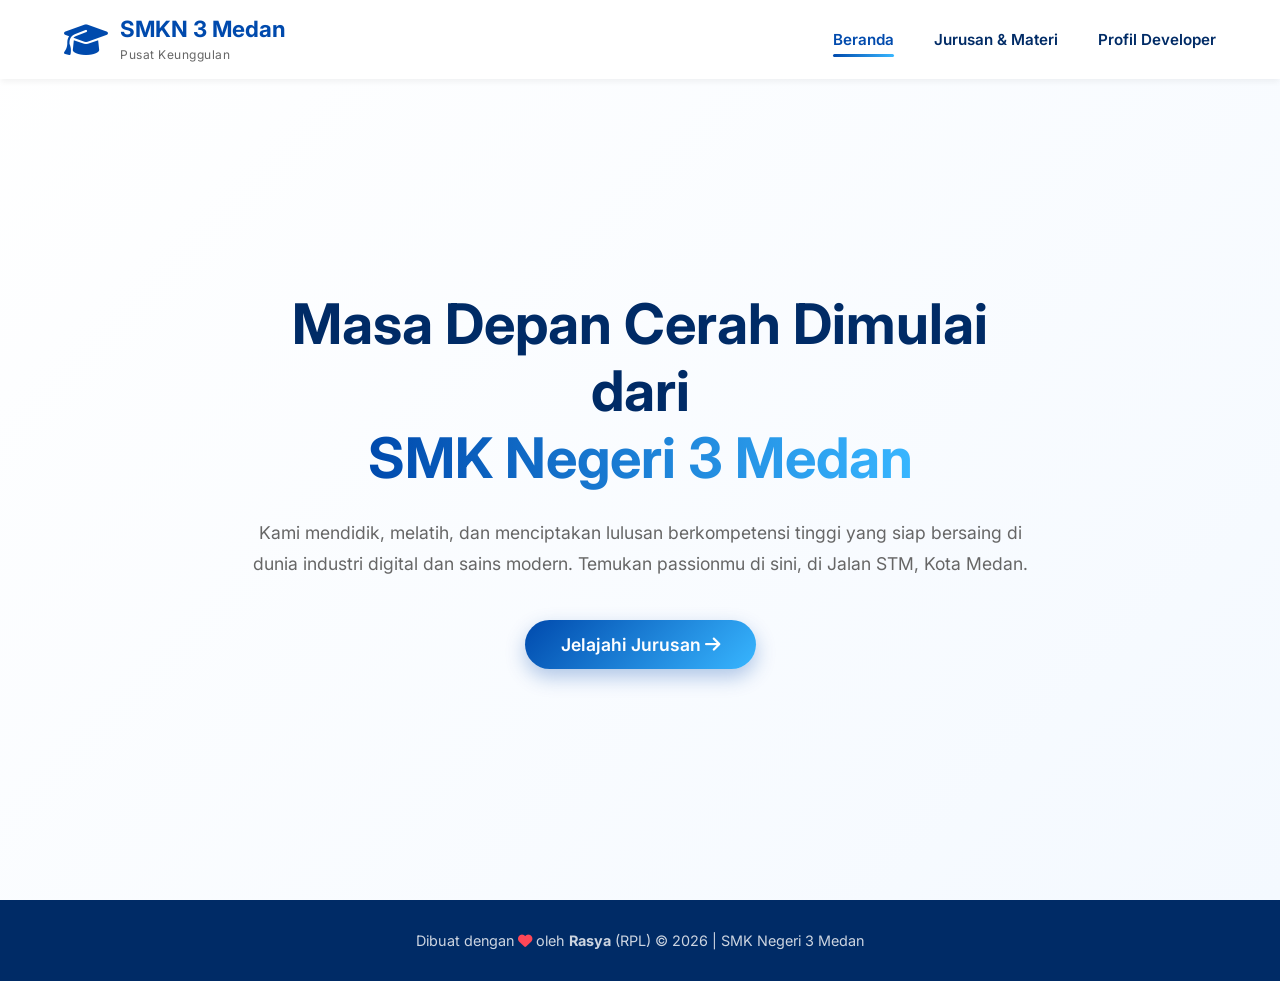
<file: index.html>
<!DOCTYPE html>
<html lang="id">
<head>
    <meta charset="UTF-8">
    <meta name="viewport" content="width=device-width, initial-scale=1.0">
    <title>SMK Negeri 3 Medan - Beranda</title>
    
    <!-- Memuat file CSS Eksternal -->
    <link rel="stylesheet" href="style.css">
    
    <link href="https://fonts.googleapis.com/css2?family=Inter:wght@300;400;500;600;700&display=swap" rel="stylesheet">
    <link rel="stylesheet" href="https://cdnjs.cloudflare.com/ajax/libs/font-awesome/6.4.0/css/all.min.css">
</head>
<body>

    <nav>
        <a href="index.html" class="logo">
            <i class="fa-solid fa-graduation-cap"></i>
            <div class="logo-text">
                <h1>SMKN 3 Medan</h1>
                <span>Pusat Keunggulan</span>
            </div>
        </a>
        
        <div class="menu-toggle" id="mobile-menu">
            <i class="fa-solid fa-bars"></i>
        </div>

        <ul class="nav-links" id="nav-list">
            <li><a href="index.html">Beranda</a></li>
            <li><a href="jurusan.html">Jurusan & Materi</a></li>
            <li><a href="profil.html">Profil Developer</a></li>
        </ul>
    </nav>

    <section id="beranda">
        <div class="hero-content reveal reveal-scale">
            <h2>Masa Depan Cerah Dimulai dari <br><span>SMK Negeri 3 Medan</span></h2>
            <p>Kami mendidik, melatih, dan menciptakan lulusan berkompetensi tinggi yang siap bersaing di dunia industri digital dan sains modern. Temukan passionmu di sini, di Jalan STM, Kota Medan.</p>
            <a href="jurusan.html" class="btn-modern">Jelajahi Jurusan <i class="fa-solid fa-arrow-right ml-2"></i></a>
        </div>
    </section>

    <footer>
        <p>Dibuat dengan <i class="fa-solid fa-heart"></i> oleh <strong>Rasya</strong> (RPL) &copy; 2026 | SMK Negeri 3 Medan</p>
    </footer>

    <!-- Memuat file JavaScript Eksternal -->
    <script src="script.js"></script>
</body>
</html>
</file>
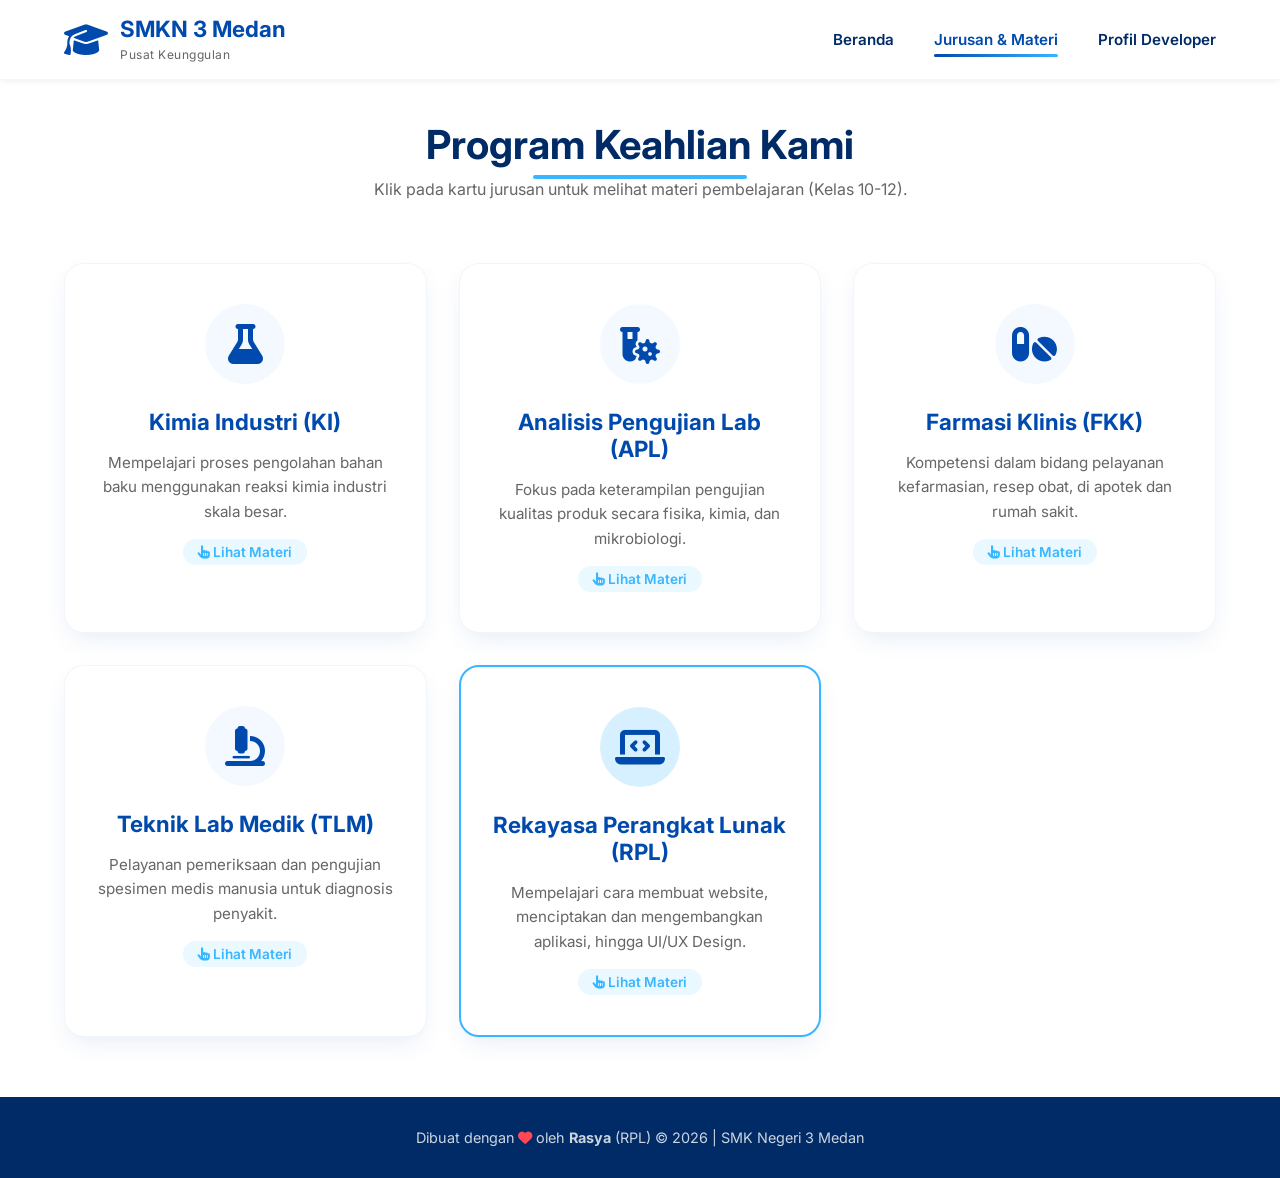
<file: jurusan.html>
<!DOCTYPE html>
<html lang="id">
<head>
    <meta charset="UTF-8">
    <meta name="viewport" content="width=device-width, initial-scale=1.0">
    <title>SMK Negeri 3 Medan - Jurusan & Materi</title>
    
    <!-- Memuat file CSS Eksternal -->
    <link rel="stylesheet" href="style.css">
    
    <link href="https://fonts.googleapis.com/css2?family=Inter:wght@300;400;500;600;700&display=swap" rel="stylesheet">
    <link rel="stylesheet" href="https://cdnjs.cloudflare.com/ajax/libs/font-awesome/6.4.0/css/all.min.css">
</head>
<body>

    <nav>
        <a href="index.html" class="logo">
            <i class="fa-solid fa-graduation-cap"></i>
            <div class="logo-text">
                <h1>SMKN 3 Medan</h1>
                <span>Pusat Keunggulan</span>
            </div>
        </a>
        
        <div class="menu-toggle" id="mobile-menu">
            <i class="fa-solid fa-bars"></i>
        </div>

        <ul class="nav-links" id="nav-list">
            <li><a href="index.html">Beranda</a></li>
            <li><a href="jurusan.html">Jurusan & Materi</a></li>
            <li><a href="profil.html">Profil Developer</a></li>
        </ul>
    </nav>

    <section id="jurusan">
        <div class="section-header reveal">
            <h2>Program Keahlian Kami</h2>
            <p style="margin-top: 10px; color: var(--text-muted);">Klik pada kartu jurusan untuk melihat materi pembelajaran (Kelas 10-12).</p>
        </div>

        <div class="jurusan-grid">
            <div class="jurusan-card reveal delay-1" onclick="bukaModal('ki')">
                <div class="jurusan-icon"><i class="fa-solid fa-flask"></i></div>
                <h3>Kimia Industri (KI)</h3>
                <p>Mempelajari proses pengolahan bahan baku menggunakan reaksi kimia industri skala besar.</p>
                <span class="click-hint"><i class="fa-solid fa-hand-pointer"></i> Lihat Materi</span>
            </div>

            <div class="jurusan-card reveal delay-2" onclick="bukaModal('apl')">
                <div class="jurusan-icon"><i class="fa-solid fa-vial-virus"></i></div>
                <h3>Analisis Pengujian Lab (APL)</h3>
                <p>Fokus pada keterampilan pengujian kualitas produk secara fisika, kimia, dan mikrobiologi.</p>
                <span class="click-hint"><i class="fa-solid fa-hand-pointer"></i> Lihat Materi</span>
            </div>

            <div class="jurusan-card reveal delay-3" onclick="bukaModal('fkk')">
                <div class="jurusan-icon"><i class="fa-solid fa-pills"></i></div>
                <h3>Farmasi Klinis (FKK)</h3>
                <p>Kompetensi dalam bidang pelayanan kefarmasian, resep obat, di apotek dan rumah sakit.</p>
                <span class="click-hint"><i class="fa-solid fa-hand-pointer"></i> Lihat Materi</span>
            </div>

            <div class="jurusan-card reveal delay-4" onclick="bukaModal('tlm')">
                <div class="jurusan-icon"><i class="fa-solid fa-microscope"></i></div>
                <h3>Teknik Lab Medik (TLM)</h3>
                <p>Pelayanan pemeriksaan dan pengujian spesimen medis manusia untuk diagnosis penyakit.</p>
                <span class="click-hint"><i class="fa-solid fa-hand-pointer"></i> Lihat Materi</span>
            </div>

            <div class="jurusan-card reveal delay-5" onclick="bukaModal('rpl')" style="border: 2px solid var(--secondary-blue);">
                <div class="jurusan-icon" style="background: rgba(56, 182, 255, 0.2);"><i class="fa-solid fa-laptop-code"></i></div>
                <h3>Rekayasa Perangkat Lunak (RPL)</h3>
                <p>Mempelajari cara membuat website, menciptakan dan mengembangkan aplikasi, hingga UI/UX Design.</p>
                <span class="click-hint"><i class="fa-solid fa-hand-pointer"></i> Lihat Materi</span>
            </div>
        </div>
    </section>

    <!-- Elemen Modal (Jendela Pop-up Materi) -->
    <div class="modal-overlay" id="modalMateri">
        <div class="modal-box">
            <div class="modal-header">
                <h3 id="modalTitle"><i class="fa-solid fa-book-open"></i> Judul Jurusan</h3>
                <button class="close-modal" onclick="tutupModal()"><i class="fa-solid fa-xmark"></i></button>
            </div>
            
            <div class="modal-tabs">
                <button class="tab-btn active" onclick="gantiTab(10)">Kelas 10</button>
                <button class="tab-btn" onclick="gantiTab(11)">Kelas 11</button>
                <button class="tab-btn" onclick="gantiTab(12)">Kelas 12</button>
            </div>

            <div class="modal-body">
                <div class="semester-container active" id="kontenMateri">
                    <div class="semester-box">
                        <h4>Semester 1</h4>
                        <ul id="listSem1"></ul>
                    </div>
                    <div class="semester-box">
                        <h4>Semester 2</h4>
                        <ul id="listSem2"></ul>
                    </div>
                </div>
            </div>
        </div>
    </div>

    <footer>
        <p>Dibuat dengan <i class="fa-solid fa-heart"></i> oleh <strong>Rasya</strong> (RPL) &copy; 2026 | SMK Negeri 3 Medan</p>
    </footer>

    <!-- Memuat file JavaScript Eksternal -->
    <script src="script.js"></script>
</body>
</html>
</file>
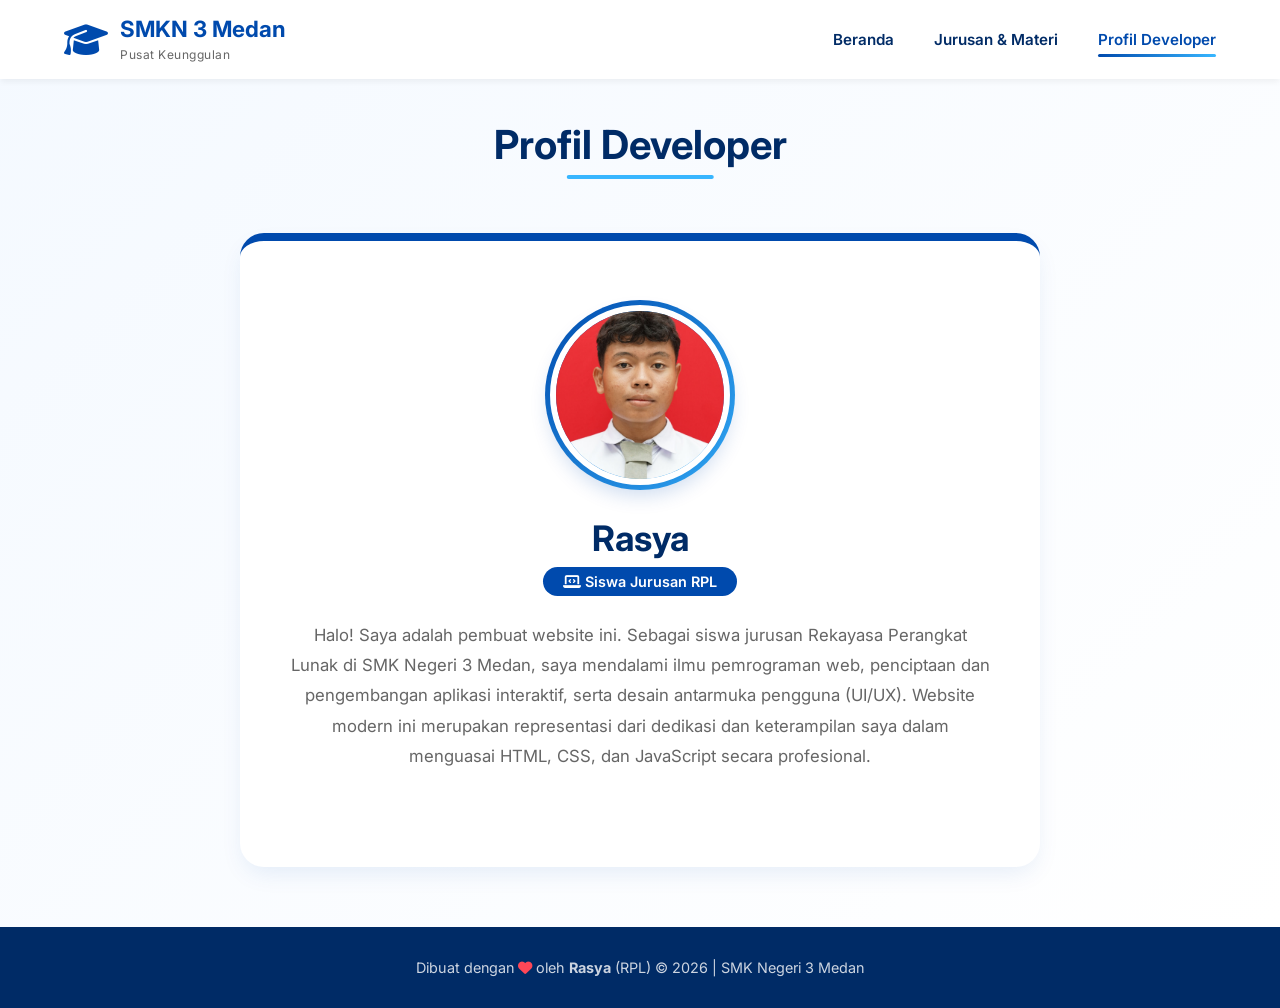
<file: profil.html>
<!DOCTYPE html>
<html lang="id">
<head>
    <meta charset="UTF-8">
    <meta name="viewport" content="width=device-width, initial-scale=1.0">
    <title>SMK Negeri 3 Medan - Profil Developer</title>
    
    <!-- Memuat file CSS Eksternal -->
    <link rel="stylesheet" href="style.css">
    
    <link href="https://fonts.googleapis.com/css2?family=Inter:wght@300;400;500;600;700&display=swap" rel="stylesheet">
    <link rel="stylesheet" href="https://cdnjs.cloudflare.com/ajax/libs/font-awesome/6.4.0/css/all.min.css">
</head>
<body>

    <nav>
        <a href="index.html" class="logo">
            <i class="fa-solid fa-graduation-cap"></i>
            <div class="logo-text">
                <h1>SMKN 3 Medan</h1>
                <span>Pusat Keunggulan</span>
            </div>
        </a>
        
        <div class="menu-toggle" id="mobile-menu">
            <i class="fa-solid fa-bars"></i>
        </div>

        <ul class="nav-links" id="nav-list">
            <li><a href="index.html">Beranda</a></li>
            <li><a href="jurusan.html">Jurusan & Materi</a></li>
            <li><a href="profil.html">Profil Developer</a></li>
        </ul>
    </nav>

    <section id="profil">
        <div class="section-header reveal">
            <h2>Profil Developer</h2>
        </div>
        
        <div class="profil-card reveal reveal-scale">
            <div class="foto-wrapper">
                <!-- PASTIKAN GAMBAR rasya.jpg ADA DI FOLDER YANG SAMA -->
                <img src="rasya.jpg" alt="Foto Profil Rasya" class="foto-profil" onerror="this.src='https://placehold.co/150x150/004aad/FFFFFF?text=Rasya'">
            </div>
            <h3>Rasya</h3>
            <span class="badge-rpl"><i class="fa-solid fa-laptop-code"></i> Siswa Jurusan RPL</span>
            <p>
                Halo! Saya adalah pembuat website ini. Sebagai siswa jurusan Rekayasa Perangkat Lunak di SMK Negeri 3 Medan, saya mendalami ilmu pemrograman web, penciptaan dan pengembangan aplikasi interaktif, serta desain antarmuka pengguna (UI/UX). Website modern ini merupakan representasi dari dedikasi dan keterampilan saya dalam menguasai HTML, CSS, dan JavaScript secara profesional.
            </p>
        </div>
    </section>

    <footer>
        <p>Dibuat dengan <i class="fa-solid fa-heart"></i> oleh <strong>Rasya</strong> (RPL) &copy; 2026 | SMK Negeri 3 Medan</p>
    </footer>

    <!-- Memuat file JavaScript Eksternal -->
    <script src="script.js"></script>
</body>
</html>
</file>
<file: style.css>
:root {
    /* Tema Biru & Putih Modern */
    --primary-blue: #004aad;
    --secondary-blue: #38b6ff;
    --dark-blue: #002b66;
    --light-bg: #f4f9ff;
    --white: #ffffff;
    --text-main: #333333;
    --text-muted: #666666;
    --shadow-soft: 0 10px 25px -5px rgba(0, 74, 173, 0.1);
    --shadow-hover: 0 20px 30px -10px rgba(0, 74, 173, 0.2);
    --transition: all 0.3s cubic-bezier(0.25, 0.8, 0.25, 1);
}

* {
    margin: 0;
    padding: 0;
    box-sizing: border-box;
    font-family: 'Inter', sans-serif;
}

body {
    background-color: var(--light-bg);
    color: var(--text-main);
    overflow-x: hidden;
    display: flex;
    flex-direction: column;
    min-height: 100vh;
}

/* --- NAVBAR --- */
nav {
    background: rgba(255, 255, 255, 0.95);
    backdrop-filter: blur(10px);
    box-shadow: 0 4px 6px -1px rgba(0, 0, 0, 0.05);
    position: fixed;
    width: 100%;
    top: 0;
    z-index: 100;
    padding: 1rem 5%;
    display: flex;
    justify-content: space-between;
    align-items: center;
    transition: var(--transition);
}

.logo {
    display: flex;
    align-items: center;
    gap: 12px;
    cursor: pointer;
    text-decoration: none;
}

.logo i {
    font-size: 2.2rem;
    color: var(--primary-blue);
}

.logo-text h1 {
    color: var(--primary-blue);
    font-size: 1.4rem;
    font-weight: 700;
    line-height: 1.2;
}

.logo-text span {
    font-size: 0.75rem;
    color: var(--text-muted);
    letter-spacing: 0.5px;
}

.nav-links {
    display: flex;
    list-style: none;
    gap: 2.5rem;
}

.nav-links a {
    text-decoration: none;
    color: var(--dark-blue);
    font-weight: 600;
    font-size: 0.95rem;
    position: relative;
    padding: 0.5rem 0;
    transition: var(--transition);
}

.nav-links a::after {
    content: '';
    position: absolute;
    bottom: 0;
    left: 0;
    width: 0%;
    height: 3px;
    background: linear-gradient(90deg, var(--primary-blue), var(--secondary-blue));
    border-radius: 5px;
    transition: var(--transition);
}

.nav-links a:hover::after, .nav-links a.active::after {
    width: 100%;
}

.nav-links a:hover, .nav-links a.active {
    color: var(--primary-blue);
}

/* --- LAYOUT & HERO SECTION --- */
section {
    min-height: 100vh;
    padding: 120px 5% 60px;
    flex: 1;
}

#beranda {
    display: flex;
    align-items: center;
    justify-content: center;
    text-align: center;
    background: linear-gradient(135deg, #ffffff 0%, var(--light-bg) 100%);
    position: relative;
    overflow: hidden;
}

.hero-content {
    max-width: 800px;
    z-index: 2;
}

.hero-content h2 {
    font-size: 3.5rem;
    color: var(--dark-blue);
    margin-bottom: 1.5rem;
    line-height: 1.2;
}

.hero-content h2 span {
    background: linear-gradient(90deg, var(--primary-blue), var(--secondary-blue));
    -webkit-background-clip: text;
    -webkit-text-fill-color: transparent;
}

.hero-content p {
    font-size: 1.1rem;
    color: var(--text-muted);
    margin-bottom: 2.5rem;
    line-height: 1.8;
}

.btn-modern {
    display: inline-block;
    background: linear-gradient(135deg, var(--primary-blue), var(--secondary-blue));
    color: white;
    padding: 14px 36px;
    border-radius: 50px;
    text-decoration: none;
    font-weight: 600;
    font-size: 1.1rem;
    box-shadow: 0 8px 20px rgba(0, 74, 173, 0.3);
    transition: var(--transition);
    border: none;
    cursor: pointer;
}

.btn-modern:hover {
    transform: translateY(-5px);
    box-shadow: 0 12px 25px rgba(0, 74, 173, 0.4);
}

/* --- SECTION TITLE --- */
.section-header {
    text-align: center;
    margin-bottom: 4rem;
}

.section-header h2 {
    font-size: 2.5rem;
    color: var(--dark-blue);
    display: inline-block;
    position: relative;
}

.section-header h2::after {
    content: '';
    position: absolute;
    bottom: -10px;
    left: 50%;
    transform: translateX(-50%);
    width: 50%;
    height: 4px;
    background: var(--secondary-blue);
    border-radius: 2px;
}

/* --- JURUSAN SECTION --- */
#jurusan {
    background-color: var(--white);
}

.jurusan-grid {
    display: grid;
    grid-template-columns: repeat(auto-fit, minmax(300px, 1fr));
    gap: 2rem;
    max-width: 1200px;
    margin: 0 auto;
}

.jurusan-card {
    background: var(--white);
    border-radius: 20px;
    padding: 2.5rem 2rem;
    text-align: center;
    box-shadow: var(--shadow-soft);
    border: 1px solid rgba(0, 74, 173, 0.05);
    transition: var(--transition);
    cursor: pointer;
    position: relative;
    overflow: hidden;
    z-index: 1;
}

.jurusan-card::before {
    content: '';
    position: absolute;
    top: 0;
    left: 0;
    width: 100%;
    height: 100%;
    background: linear-gradient(135deg, var(--primary-blue), var(--secondary-blue));
    z-index: -1;
    opacity: 0;
    transition: var(--transition);
}

.jurusan-card:hover {
    transform: translateY(-15px);
    box-shadow: var(--shadow-hover);
}

.jurusan-card:hover::before {
    opacity: 1;
}

.jurusan-card:hover h3, 
.jurusan-card:hover p, 
.jurusan-card:hover i {
    color: var(--white);
}

.jurusan-icon {
    width: 80px;
    height: 80px;
    background: var(--light-bg);
    border-radius: 50%;
    display: flex;
    align-items: center;
    justify-content: center;
    margin: 0 auto 1.5rem;
    transition: var(--transition);
}

.jurusan-icon i {
    font-size: 2.5rem;
    color: var(--primary-blue);
    transition: var(--transition);
}

.jurusan-card h3 {
    color: var(--primary-blue);
    font-size: 1.4rem;
    margin-bottom: 1rem;
    transition: var(--transition);
}

.jurusan-card p {
    color: var(--text-muted);
    font-size: 0.95rem;
    line-height: 1.6;
    transition: var(--transition);
}

.click-hint {
    display: inline-block;
    margin-top: 15px;
    font-size: 0.85rem;
    font-weight: 600;
    color: var(--secondary-blue);
    background: rgba(56, 182, 255, 0.1);
    padding: 5px 15px;
    border-radius: 20px;
    transition: var(--transition);
}

.jurusan-card:hover .click-hint {
    background: rgba(255, 255, 255, 0.2);
    color: var(--white);
}

/* --- MODAL (POPUP MATERI) --- */
.modal-overlay {
    position: fixed;
    top: 0;
    left: 0;
    width: 100%;
    height: 100%;
    background: rgba(0, 15, 36, 0.6);
    backdrop-filter: blur(5px);
    display: flex;
    align-items: center;
    justify-content: center;
    z-index: 1000;
    opacity: 0;
    visibility: hidden;
    transition: var(--transition);
}

.modal-overlay.active {
    opacity: 1;
    visibility: visible;
}

.modal-box {
    background: var(--white);
    width: 90%;
    max-width: 800px;
    max-height: 90vh;
    border-radius: 20px;
    box-shadow: 0 25px 50px -12px rgba(0, 0, 0, 0.25);
    display: flex;
    flex-direction: column;
    transform: scale(0.9);
    transition: var(--transition);
    overflow: hidden;
}

.modal-overlay.active .modal-box {
    transform: scale(1);
}

.modal-header {
    background: linear-gradient(135deg, var(--primary-blue), var(--dark-blue));
    color: white;
    padding: 1.5rem 2rem;
    display: flex;
    justify-content: space-between;
    align-items: center;
}

.modal-header h3 {
    font-size: 1.5rem;
    display: flex;
    align-items: center;
    gap: 10px;
}

.close-modal {
    background: rgba(255,255,255,0.2);
    border: none;
    color: white;
    width: 35px;
    height: 35px;
    border-radius: 50%;
    font-size: 1.2rem;
    cursor: pointer;
    transition: var(--transition);
}

.close-modal:hover {
    background: white;
    color: var(--primary-blue);
    transform: rotate(90deg);
}

.modal-tabs {
    display: flex;
    background: var(--light-bg);
    padding: 0 1rem;
    border-bottom: 2px solid #e1ecf8;
}

.tab-btn {
    background: none;
    border: none;
    padding: 1rem 2rem;
    font-weight: 600;
    font-size: 1rem;
    color: var(--text-muted);
    cursor: pointer;
    position: relative;
    transition: var(--transition);
}

.tab-btn.active {
    color: var(--primary-blue);
}

.tab-btn::after {
    content: '';
    position: absolute;
    bottom: -2px;
    left: 0;
    width: 100%;
    height: 3px;
    background: var(--primary-blue);
    transform: scaleX(0);
    transition: var(--transition);
}

.tab-btn.active::after {
    transform: scaleX(1);
}

.modal-body {
    padding: 2rem;
    overflow-y: auto;
    flex-grow: 1;
}

.semester-container {
    display: none;
    animation: fadeIn 0.4s ease forwards;
}

.semester-container.active {
    display: grid;
    grid-template-columns: 1fr 1fr;
    gap: 2rem;
}

@keyframes fadeIn {
    from { opacity: 0; transform: translateY(10px); }
    to { opacity: 1; transform: translateY(0); }
}

.semester-box h4 {
    color: var(--secondary-blue);
    margin-bottom: 1rem;
    font-size: 1.2rem;
    border-bottom: 2px dashed #e1ecf8;
    padding-bottom: 0.5rem;
}

.semester-box ul {
    list-style: none;
}

.semester-box ul li {
    position: relative;
    padding-left: 25px;
    margin-bottom: 0.8rem;
    color: var(--text-main);
    font-size: 0.95rem;
    line-height: 1.5;
}

.semester-box ul li::before {
    content: '\f058';
    font-family: 'Font Awesome 6 Free';
    font-weight: 900;
    position: absolute;
    left: 0;
    top: 2px;
    color: var(--primary-blue);
}

/* --- PROFIL SECTION --- */
#profil {
    background: linear-gradient(135deg, var(--light-bg) 0%, #ffffff 100%);
}

.profil-card {
    background: white;
    max-width: 800px;
    margin: 0 auto;
    border-radius: 24px;
    box-shadow: var(--shadow-soft);
    padding: 4rem 3rem;
    text-align: center;
    position: relative;
    border-top: 8px solid var(--primary-blue);
}

.foto-wrapper {
    position: relative;
    width: 180px;
    height: 180px;
    margin: 0 auto 2rem;
}

.foto-profil {
    width: 100%;
    height: 100%;
    object-fit: cover;
    border-radius: 50%;
    border: 6px solid white;
    box-shadow: 0 10px 20px rgba(0, 74, 173, 0.2);
    position: relative;
    z-index: 2;
}

/* Efek cincin berputar di belakang foto */
.foto-wrapper::before {
    content: '';
    position: absolute;
    top: -5px; left: -5px; right: -5px; bottom: -5px;
    background: linear-gradient(135deg, var(--primary-blue), var(--secondary-blue));
    border-radius: 50%;
    z-index: 1;
    animation: spin 8s linear infinite;
}

@keyframes spin { 100% { transform: rotate(360deg); } }

.profil-card h3 {
    color: var(--dark-blue);
    font-size: 2.2rem;
    margin-bottom: 0.5rem;
}

.badge-rpl {
    display: inline-block;
    background: var(--primary-blue);
    color: white;
    padding: 6px 20px;
    border-radius: 20px;
    font-size: 0.9rem;
    font-weight: 600;
    margin-bottom: 1.5rem;
}

.profil-card p {
    color: var(--text-muted);
    font-size: 1.05rem;
    line-height: 1.8;
    margin-bottom: 2rem;
}

/* --- FOOTER --- */
footer {
    background: var(--dark-blue);
    color: rgba(255, 255, 255, 0.8);
    text-align: center;
    padding: 2rem;
    font-size: 0.9rem;
    margin-top: auto;
}

footer i { color: #ff4757; }

/* --- RESPONSIVE DESIGN (MOBILE) --- */
.menu-toggle { display: none; font-size: 1.5rem; color: var(--primary-blue); cursor: pointer; }

@media (max-width: 768px) {
    .menu-toggle { display: block; }
    .nav-links {
        position: absolute; top: 100%; left: 0; width: 100%;
        background: white; flex-direction: column;
        gap: 0; text-align: center;
        box-shadow: 0 10px 15px -3px rgba(0,0,0,0.1);
        clip-path: polygon(0 0, 100% 0, 100% 0, 0 0);
        transition: clip-path 0.4s ease-in-out;
    }
    .nav-links.active { clip-path: polygon(0 0, 100% 0, 100% 100%, 0 100%); }
    .nav-links li { border-bottom: 1px solid #eee; }
    .nav-links a { display: block; padding: 1.5rem; }
    
    .hero-content h2 { font-size: 2.2rem; }
    .semester-container.active { grid-template-columns: 1fr; gap: 1rem; }
    .modal-tabs { overflow-x: auto; white-space: nowrap; }
}

/* --- EFEK SCROLL REVEAL (ANIMASI BERGERAK) --- */
.reveal {
    opacity: 0;
    transform: translateY(60px);
    transition: all 0.8s cubic-bezier(0.5, 0, 0, 1);
}

.reveal.active {
    opacity: 1;
    transform: translateY(0);
}

.reveal-scale { transform: scale(0.8); }
.reveal-scale.active { transform: scale(1); }

.delay-1 { transition-delay: 0.1s; }
.delay-2 { transition-delay: 0.2s; }
.delay-3 { transition-delay: 0.3s; }
.delay-4 { transition-delay: 0.4s; }
.delay-5 { transition-delay: 0.5s; }
</file>
